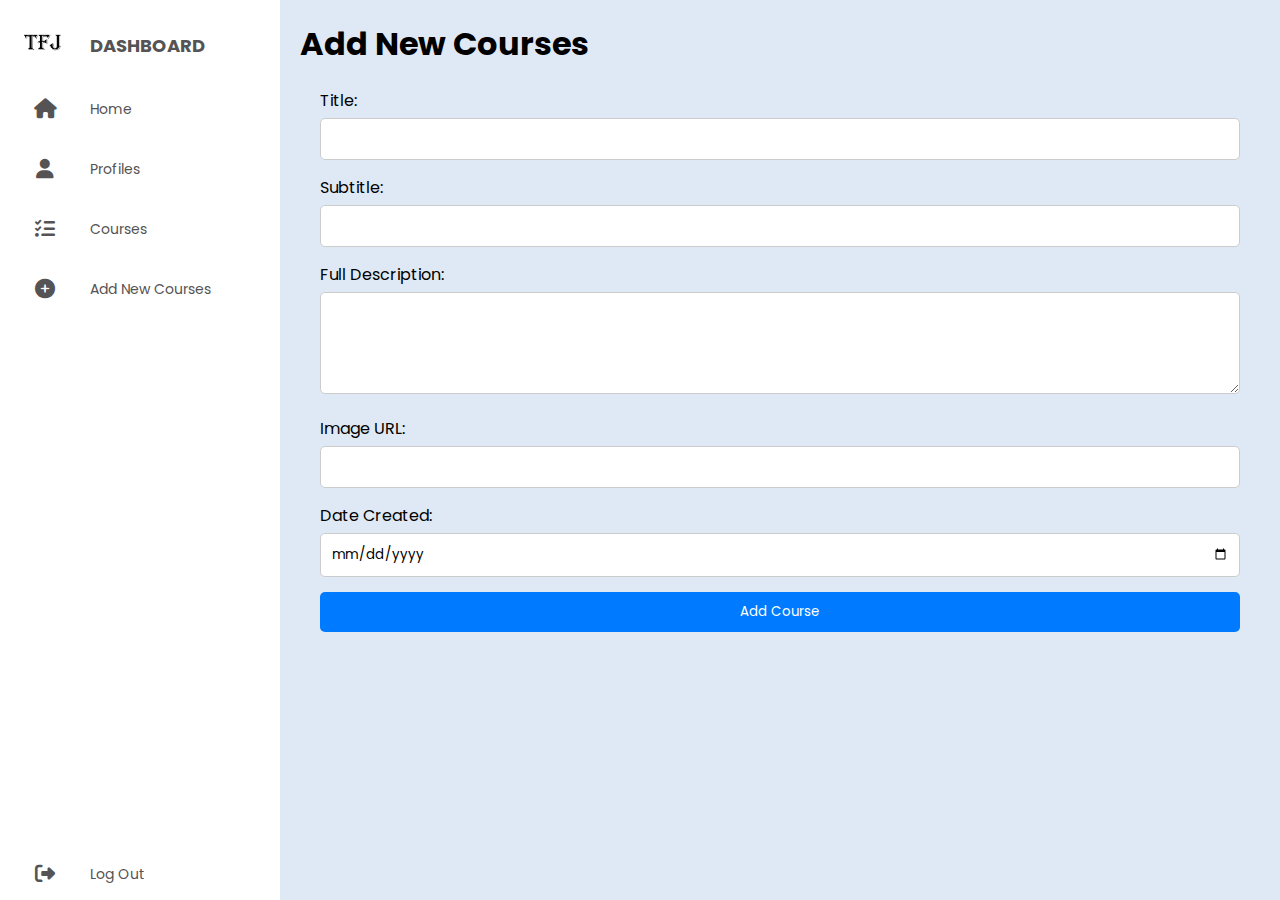
<file: src/pages/AddNewCourses.html>
<!DOCTYPE html>
<html lang="en">

<head>
    <meta charset="UTF-8">
    <meta name="viewport" content="width=device-width, initial-scale=1.0">
    <link rel="icon" type="image/svg+xml"
    href="[data-uri]  " />
    <title>Admin Dashboard | Code with Faid</title>
    <!-- Font Awesome -->
    <link rel="stylesheet" href="https://cdnjs.cloudflare.com/ajax/libs/font-awesome/6.4.0/css/all.min.css">
    <link rel="stylesheet" href="../css/addNew.css">
</head>
<body>
    <div class="container">
        <nav>
            <ul>
                <li><a href="./AdminDashboard.html" class="logo">
                        <img src="../../assets/images/mylogo.png" alt="">
                        <span class="nav-item">Dashboard</span>
                    </a></li>
                <li><a href="./AdminDashboard.html">
                        <i class="fas fa-home"></i>
                        <span class="nav-item">Home</span>
                    </a></li>
                <li><a href="">
                        <i class="fas fa-user"></i>
                        <span class="nav-item">Profiles</span>
                    </a></li>
                <li><a href="./StudentDashboard.html">
                        <i class="fas fa-tasks"></i>
                        <span class="nav-item">Courses</span>
                    </a></li>
                <li><a href="">
                        <i class="fas fa-plus-circle"></i>
                        <span class="nav-item">Add New Courses</span>
                    </a></li>
                <li><a href="../../index.html" class="logout">
                        <i class="fas fa-sign-out-alt"></i>
                        <span class="nav-item">Log Out</span>
                    </a></li>
            </ul>
        </nav>
        <div class="form-content">
            <h1>Add New Courses</h1>
            <form class="course-form" action="../controllers//createCourse-controller.php" method="post">
                <label for="title">Title:</label>
                <input type="text" id="title" name="course-title" required>
                
                <label for="subtitle">Subtitle:</label>
                <input type="text" id="subtitle" name="course-lessons">
                
                <label for="description">Full Description:</label>
                <textarea id="description" name="course-description" rows="4" required></textarea>
                
                <label for="image">Image URL:</label>
                <input type="url" id="image" name="couse-image" required>
                
                <label for="dateCreated">Date Created:</label>
                <input type="date" id="dateCreated" name="course-date" required>
                
                <button type="submit" name="create-course-btn">Add Course</button>
            </form> 
        </div>
    </div>
    
</body>
</html>
</file>
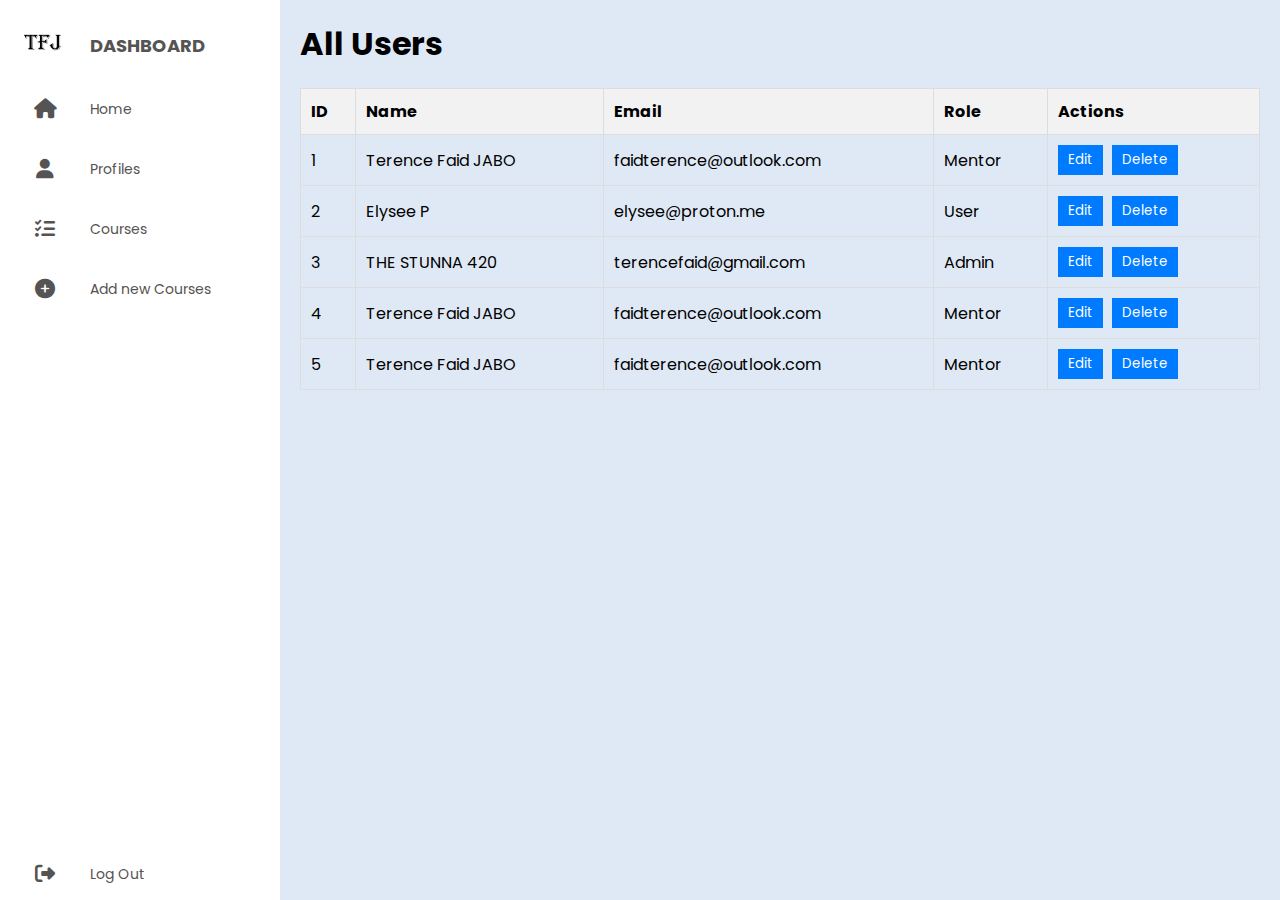
<file: src/pages/AdminDashboard.html>
<!DOCTYPE html>
<html lang="en">

<head>
    <meta charset="UTF-8">
    <meta name="viewport" content="width=device-width, initial-scale=1.0">
    <link rel="icon" type="image/svg+xml"
    href="[data-uri]  " />
    <title>Admin Dashboard | Code with Faid</title>
    <!-- Font Awesome -->
    <link rel="stylesheet" href="https://cdnjs.cloudflare.com/ajax/libs/font-awesome/6.4.0/css/all.min.css">
    <link rel="stylesheet" href="../css/dash.css">
</head>
<body>
    <div class="container">
        <nav>
            <ul>
                <li><a href="" class="logo">
                        <img src="../../assets/images/mylogo.png" alt="">
                        <span class="nav-item">Dashboard</span>
                    </a></li>
                <li><a href="./AdminDashboard.html">
                        <i class="fas fa-home"></i>
                        <span class="nav-item">Home</span>
                    </a></li>
                <li><a href="">
                        <i class="fas fa-user"></i>
                        <span class="nav-item">Profiles</span>
                    </a></li>
                <li><a href="">
                        <i class="fas fa-tasks"></i>
                        <span class="nav-item">Courses</span>
                    </a></li>
                <li><a href="./AddNewCourses.html">
                        <i class="fas fa-plus-circle"></i>
                        <span class="nav-item">Add new Courses</span>
                    </a></li>
                <li><a href="../../index.html" class="logout">
                        <i class="fas fa-sign-out-alt"></i>
                        <span class="nav-item">Log Out</span>
                    </a></li>
            </ul>
        </nav>
        <div class="table-container">
            <h1>All Users</h1>
            <table>
                <thead>
                    <tr>
                        <th>ID</th>
                        <th>Name</th>
                        <th>Email</th>
                        <th>Role</th>
                        <th>Actions</th>
                    </tr>
                </thead>
                <tbody>
                    <tr>
                        <td>1</td>
                        <td>Terence Faid JABO</td>
                        <td>faidterence@outlook.com</td>
                        <td>Mentor</td>
                        <td>
                            <button>Edit</button>
                            <button>Delete</button>
                        </td>
                    </tr>
                    <tr>
                        <td>2</td>
                        <td>Elysee P</td>
                        <td>elysee@proton.me</td>
                        <td>User</td>
                        <td>
                            <button>Edit</button>
                            <button>Delete</button>
                        </td>
                    </tr>
                    <tr>
                        <td>3</td>
                        <td>THE STUNNA 420</td>
                        <td>terencefaid@gmail.com</td>
                        <td>Admin</td>
                        <td>
                            <button>Edit</button>
                            <button>Delete</button>
                        </td>
                    </tr>
                    <tr>
                        <td>4</td>
                        <td>Terence Faid JABO</td>
                        <td>faidterence@outlook.com</td>
                        <td>Mentor</td>
                        <td>
                            <button>Edit</button>
                            <button>Delete</button>
                        </td>
                    </tr>    
                    <tr>
                        <td>5       </td>
                        <td>Terence Faid JABO</td>
                        <td>faidterence@outlook.com</td>
                        <td>Mentor</td>
                        <td>
                            <button>Edit</button>
                            <button>Delete</button>
                        </td>
                    </tr>               
                </tbody>
            </table>
        </div>
    </div>
    
</body>
</html>
</file>
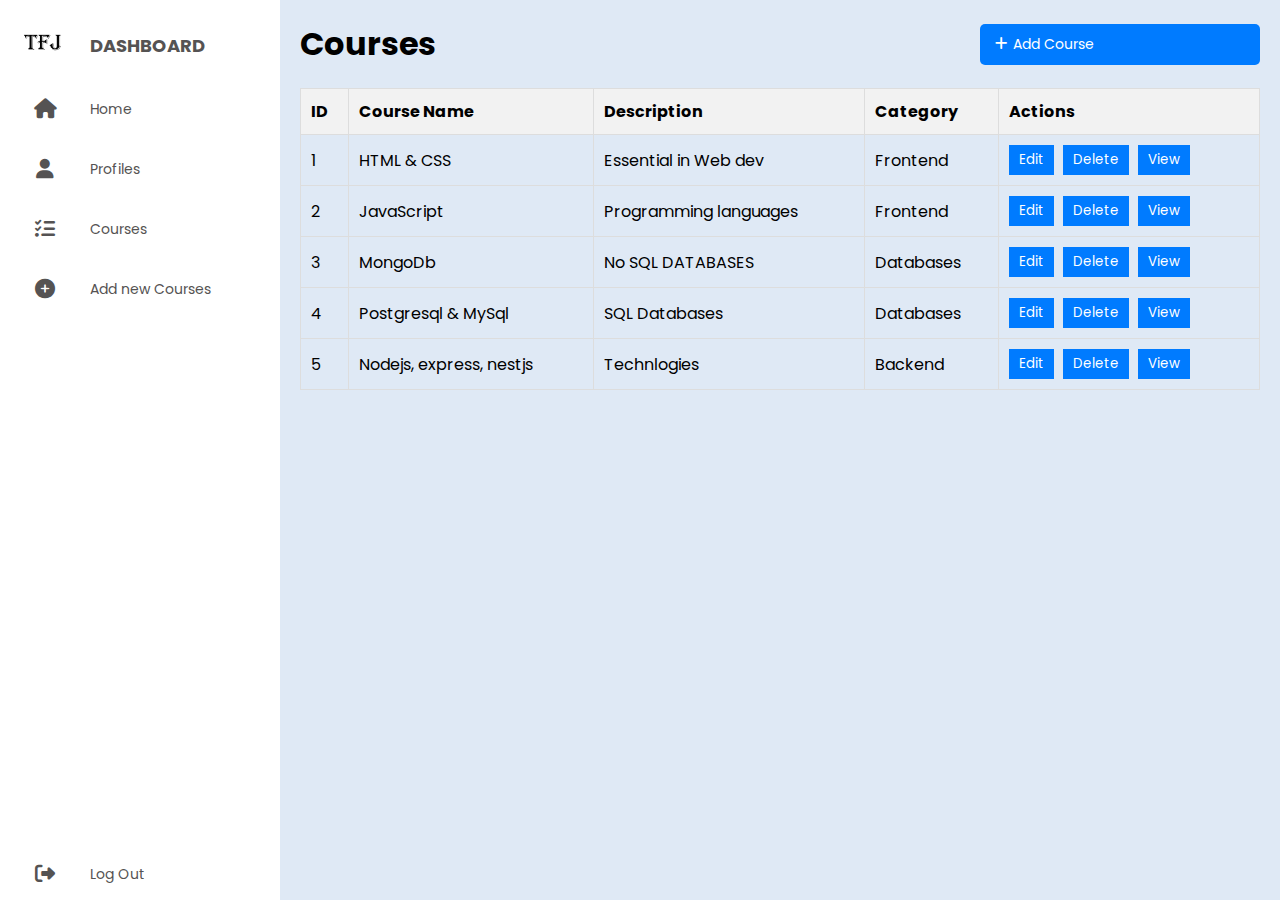
<file: src/pages/Courses.html>
<!DOCTYPE html>
<html lang="en">

<head>
    <meta charset="UTF-8">
    <meta name="viewport" content="width=device-width, initial-scale=1.0">
    <link rel="icon" type="image/svg+xml"
        href="[data-uri]  " />
    <title>Admin Dashboard | Code with Faid</title>
    <!-- Font Awesome -->
    <link rel="stylesheet" href="https://cdnjs.cloudflare.com/ajax/libs/font-awesome/6.4.0/css/all.min.css">
    <link rel="stylesheet" href="../css/dash.css">
</head>

<body>
    <div class="container">
        <nav>
            <ul>
                <li><a href="" class="logo">
                        <img src="../../assets/images/mylogo.png" alt="">
                        <span class="nav-item">Dashboard</span>
                    </a></li>
                <li><a href="./AdminDashboard.html">
                        <i class="fas fa-home"></i>
                        <span class="nav-item">Home</span>
                    </a></li>
                <li><a href="">
                        <i class="fas fa-user"></i>
                        <span class="nav-item">Profiles</span>
                    </a></li>
                <li><a href="">
                        <i class="fas fa-tasks"></i>
                        <span class="nav-item">Courses</span>
                    </a></li>
                <li><a href="./AddNewCourses.html">
                        <i class="fas fa-plus-circle"></i>
                        <span class="nav-item">Add new Courses</span>
                    </a></li>
                <li><a href="../../index.html" class="logout">
                        <i class="fas fa-sign-out-alt"></i>
                        <span class="nav-item">Log Out</span>
                    </a></li>
            </ul>
        </nav>
        <div class="table-container">
            <div class="table-header">
                <h1>Courses</h1>
                <a href="./AddNewUser.html" class="create-button">
                    <i class="fas fa-plus"></i> Add Course
                </a>
            </div>
            <table>
                <thead>
                    <tr>
                        <th>ID</th>
                        <th>Course Name</th>
                        <th>Description</th>
                        <th>Category</th>
                        <th>Actions</th>
                    </tr>
                </thead>
                <tbody>
                    <tr>
                        <td>1</td>
                        <td>HTML & CSS</td>
                        <td>Essential in Web dev</td>
                        <td>Frontend</td>
                        <td>
                            <button>Edit</button>
                            <button>Delete</button>
                            <button>View</button>
                        </td>
                    </tr>
                    <tr>
                        <td>2</td>
                        <td>JavaScript</td>
                        <td>Programming languages</td>
                        <td>Frontend</td>
                        <td>
                            <button>Edit</button>
                            <button>Delete</button>
                            <button>View</button>
                        </td>
                    </tr>
                    <tr>
                        <td>3</td>
                        <td>MongoDb</td>
                        <td>No SQL DATABASES</td>
                        <td>Databases</td>
                        <td>
                            <button>Edit</button>
                            <button>Delete</button>
                            <button>View</button>
                        </td>
                    </tr>
                    <tr>
                        <td>4</td>
                        <td>Postgresql & MySql</td>
                        <td>SQL Databases</td>
                        <td>Databases</td>
                        <td>
                            <button>Edit</button>
                            <button>Delete</button>
                            <button>View</button>
                        </td>
                    </tr>
                    <tr>
                        <td>5 </td>
                        <td>Nodejs, express, nestjs</td>
                        <td>Technlogies</td>
                        <td>Backend</td>
                        <td>
                            <button>Edit</button>
                            <button>Delete</button>
                            <button>View</button>
                        </td>
                    </tr>
                </tbody>
            </table>
        </div>
    </div>

</body>

</html>
</file>
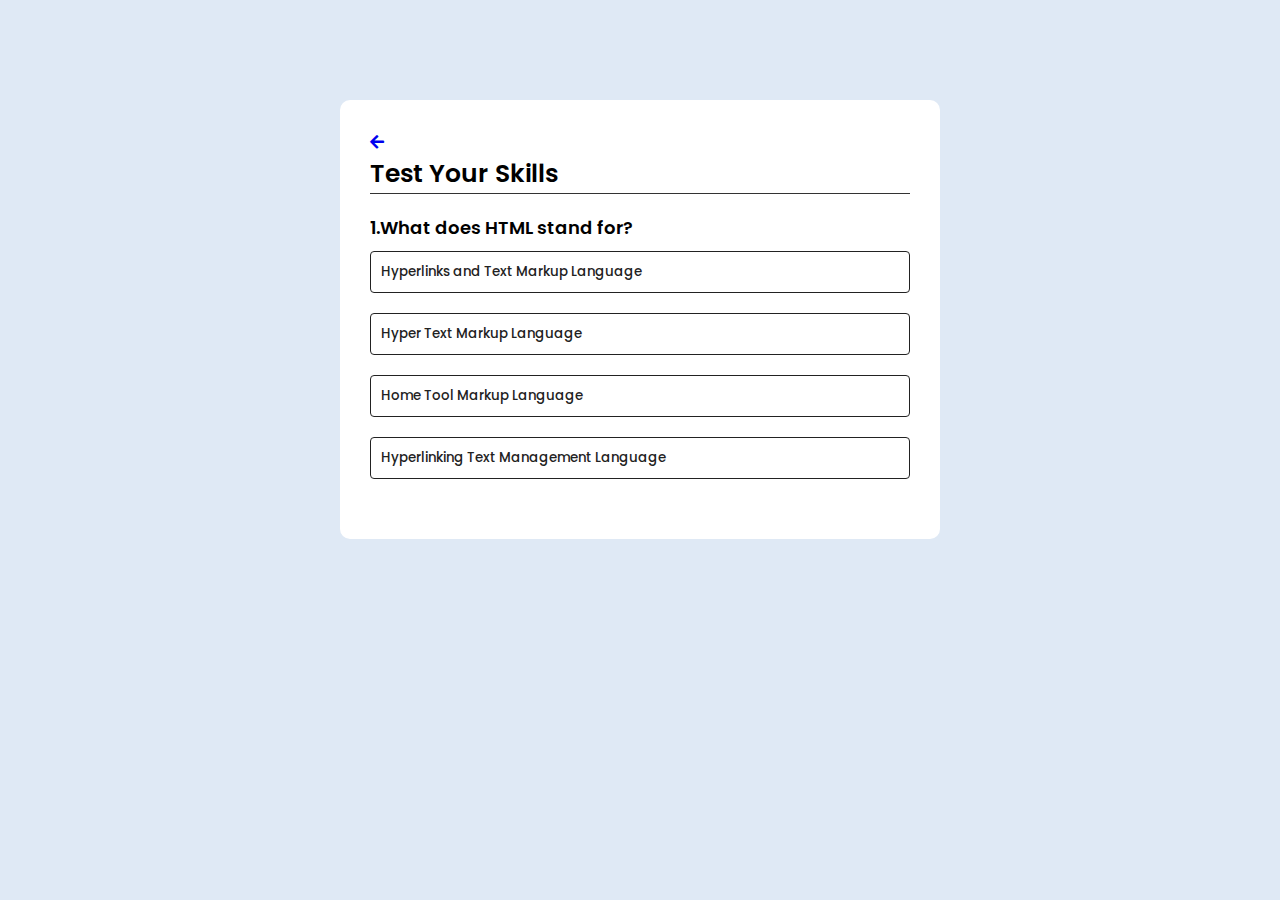
<file: src/pages/Quiz.html>
<!DOCTYPE html>
<html lang="en">

<head>
    <meta charset="UTF-8">
    <meta name="viewport" content="width=device-width, initial-scale=1.0">
    <link rel="stylesheet" href="../css/quiz.css">
    <link rel="stylesheet" href="https://cdnjs.cloudflare.com/ajax/libs/font-awesome/5.15.3/css/all.min.css">
    <title>CODE WITH FAID || QUIZ</title>
</head>

<body>

    <div class="app">
        <a href="./StudentDashboard.html" class="back-to-home">
            <i class="fas fa-arrow-left"></i>
        </a>
        <h1>Test Your Skills </h1>
        <div class="quiz">
            <h2 id="question"></h2>
            <div id="answer-buttons">
                <button class="btn"></button>
                <button class="btn"></button>
                <button class="btn"></button>
                <button class="btn"></button>
            </div>
            <button id="next-btn">Next</button>
        </div>
    </div>
    <script src="../js/quizScript.js"></script>
</body>

</html>
</file>
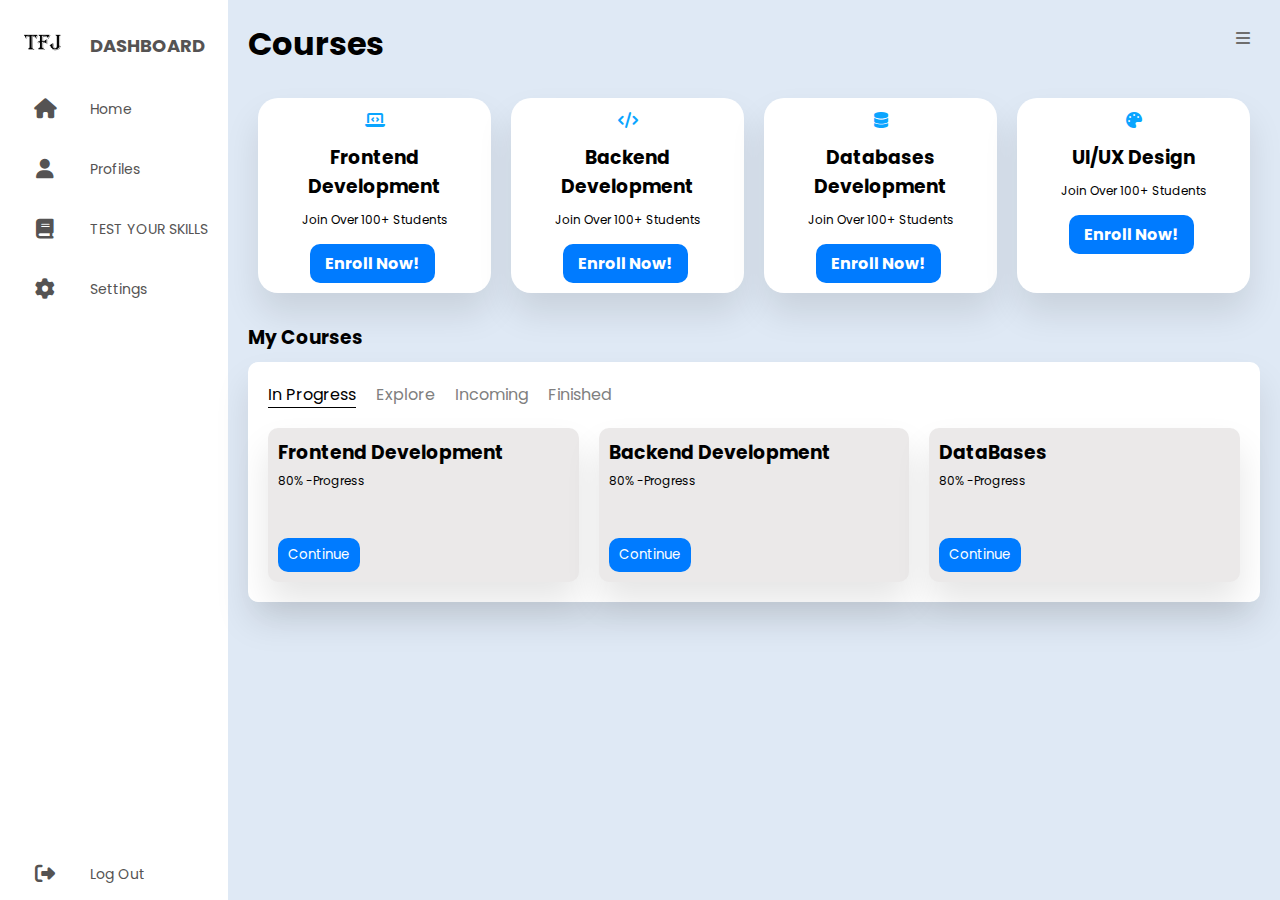
<file: src/pages/StudentDashboard.html>
<!DOCTYPE html>
<html lang="en">

<head>
    <meta charset="UTF-8">
    <meta name="viewport" content="width=device-width, initial-scale=1.0">
    <link rel="icon" type="image/svg+xml"
    href="[data-uri]  " />
    <title>Student Dashboard | Code with Faid</title>
    <!-- Font Awesome -->
    <link rel="stylesheet" href="https://cdnjs.cloudflare.com/ajax/libs/font-awesome/6.4.0/css/all.min.css">
    <link rel="stylesheet" href="../css/dash.css">
</head>

<body>
    <div class="container">
        <nav>
            <ul>
                <li><a href="" class="logo">
                        <img src="../../assets/images/mylogo.png" alt="">
                        <span class="nav-item">Dashboard</span>
                    </a></li>
                <li><a href="">
                        <i class="fas fa-home"></i>
                        <span class="nav-item">Home</span>
                    </a></li>
                <li><a href="">
                        <i class="fas fa-user"></i>
                        <span class="nav-item">Profiles</span>
                    </a></li>
                <li><a href="./Quiz.html">
                        <i class="fas fa-book"></i>
                        <span class="nav-item">TEST YOUR SKILLS</span>
                    </a></li>
                <li><a href="">
                        <i class="fas fa-cog"></i>
                        <span class="nav-item">Settings</span>
                    </a></li>
                <li><a href="../../index.html" class="logout">
                        <i class="fas fa-sign-out-alt"></i>
                        <span class="nav-item">Log Out</span>
                    </a></li>
            </ul>
        </nav>
        <section class="main">
            <div class="main-top">
                <h1>Courses</h1>
                <div class="menu-btn">
                    <i class="fas fa-bars"></i>
                </div>
               
            </div>
            <div class="main-courses">
                <div class="card">
                    <i class="fas fa-laptop-code"></i>
                    <h3>Frontend Development</h3>
                    <p>Join Over 100+ Students</p>
                    <button>Enroll Now!</button>
                </div>
                <div class="card">
                    <i class="fas fa-code"></i>
                    <h3>Backend Development</h3>
                    <p>Join Over 100+ Students</p>
                    <button>Enroll Now!</button>
                </div>
                <div class="card">
                    <i class="fas fa-database"></i>
                    <h3>Databases Development</h3>
                    <p>Join Over 100+ Students</p>
                    <button>Enroll Now!</button>
                </div>
                <div class="card">
                    <i class="fas fa-palette"></i>
                    <h3>UI/UX Design</h3>
                    <p>Join Over 100+ Students</p>
                    <button>Enroll Now!</button>
                </div>
            </div>
            <div class="enrolled-courses">
                <h3>My Courses</h3>
                <div class="course-box">
                    <ul>
                        <li class="active">In Progress</li>
                        <li>Explore</li>
                        <li>Incoming</li>
                        <li>Finished</li>
                    </ul>
                    <div class="course">
                        <div class="box">
                            <h3>Frontend development</h3>
                            <p>80% -progress</p>
                            <button>Continue</button>
                        </div>
                        <div class="box">
                            <h3>Backend development</h3>
                            <p>80% -progress</p>
                            <button>Continue</button>
                        </div>
                        <div class="box">
                            <h3>DataBases </h3>
                            <p>80% -progress</p>
                            <button>Continue</button>
                        </div>
                    </div>
                </div>
            </div>
        </section>
    </div>
    <script src="https://code.jquery.com/jquery-3.6.0.min.js"></script>
    <script>
         $(document).ready(function () {
            // Click event listener for the menu button
            $(".menu-btn").on("click", function () {
                $("nav").toggleClass("show");
                $(".menu-btn i").toggleClass("fa-bars fa-times");
            });
        });
    </script>
</body>

</html>
</file>
<file: src/css/addNew.css>
@import url('https://fonts.googleapis.com/css2?family=Poppins:wght@100;200;300;400;500;600;700&display=swap');
*{
    margin: 0;
    padding: 0;
    outline: none;
    border: none;
    text-decoration: none;
    box-sizing: border-box;
    font-family: "Poppins", sans-serif;
}
body{
    background: #dfe9f5;
}
.container{
    display: flex;
}
nav{
    position: relative;
    top: 0;
    bottom: 0;
    height: 100vh;
    left: 0;
    background: #fff;
    width: 280px;
    overflow: hidden;
    box-shadow: 0 20px35px rgba(0, 0, 0, 0.1);
}
.logo{
    text-align: center;
    display: flex;
    margin: 10px 0 0 10px;
}
.logo img{
    width: 45px;
    height: 45px;
    border-radius: 50%;
}
.logo span{
    font-weight: bold;
    padding-left: 15px;
    text-transform: uppercase;
    font-size: 18px;
}
a{
    position: relative;
    color: rgb(85, 83, 83);
    font-size: 14px;
    display: table;
    width: 280px;
    padding: 10px;

}
nav .fas{
    position: relative;
    width: 70px;
    height: 40px;
    top: 14px;
    font-size: 20px;
    text-align: center;
}
.nav-item{
    position: relative;
    top: 12px;
    margin-left: 10px;
}
a:hover{
    background: #eee;
}
.logout{
    position: absolute;
    bottom: 0;
}
.form-content{
    flex-grow: 1;
    padding: 20px;
}
.course-form {
    flex-grow: 1;
    padding: 20px;
}

.course-form label {
    display: block;
    margin-bottom: 5px;
}

.course-form input[type="text"],
.course-form input[type="url"],
.course-form input[type="date"],
.course-form textarea {
    width: 100%;
    padding: 10px;
    margin-bottom: 15px;
    border: 1px solid #ccc;
    border-radius: 5px;
}

.course-form textarea {
    resize: vertical;
}

.course-form button {
    display: block;
    width: 100%;
    padding: 10px;
    background-color: #007BFF;
    color: #fff;
    border: none;
    border-radius: 5px;
    cursor: pointer;
    transition: background-color 0.3s;
}
</file>
<file: src/css/dash.css>
@import url('https://fonts.googleapis.com/css2?family=Poppins:wght@100;200;300;400;500;600;700&display=swap');
*{
    margin: 0;
    padding: 0;
    outline: none;
    border: none;
    text-decoration: none;
    box-sizing: border-box;
    font-family: "Poppins", sans-serif;
}
body{
    background: #dfe9f5;
}
.container{
    display: flex;
}
nav{
    position: relative;
    top: 0;
    bottom: 0;
    height: 100vh;
    left: 0;
    background: #fff;
    width: 280px;
    overflow: hidden;
    box-shadow: 0 20px35px rgba(0, 0, 0, 0.1);
}
.logo{
    text-align: center;
    display: flex;
    margin: 10px 0 0 10px;
}
.logo img{
    width: 45px;
    height: 45px;
    border-radius: 50%;
}
.logo span{
    font-weight: bold;
    padding-left: 15px;
    text-transform: uppercase;
    font-size: 18px;
}
a{
    position: relative;
    color: rgb(85, 83, 83);
    font-size: 14px;
    display: table;
    width: 280px;
    padding: 10px;

}
nav .fas{
    position: relative;
    width: 70px;
    height: 40px;
    top: 14px;
    font-size: 20px;
    text-align: center;
}
.nav-item{
    position: relative;
    top: 12px;
    margin-left: 10px;
}
a:hover{
    background: #eee;
}
.logout{
    position: absolute;
    bottom: 0;
}
/* Main Section*/

.main{
    position: relative;
    padding: 20px;
    width: 100%;
}
.main-top{
    display: flex;
    width: 100%;
}
.main-top i{
    position: absolute;
    right: 0;
    margin: 10px 30px;
    color: rgb(110, 109, 109);
    cursor: pointer;
}
.main-courses{
    display: flex;
    margin-top: 20px;
}
.main-courses .card{
    width: 25%;
    margin: 10px;
    background: #fff;
    text-align: center;
    padding: 10px;
    border-radius: 20px;
    box-shadow: 0 20px 35px rgba(0, 0, 0, 0.1)  ;
}
.main-courses .card h3{
    text-transform: capitalize;
    margin: 10px;
}
.main-courses .card p{
    font-size: 12px;
}
.main-courses .card i{
    color: #0aa5ff;
}
.main-courses .card button{
    padding: 7px 15px;
    font-size: 16px;
    font-weight: bold;
    color: #fff;
    background-color: #007bff;
    border: none;
    border-radius: 10px;
    cursor: pointer;
    margin-top: 15px;
}
.enrolled-courses{
    margin-top: 20px;
    text-transform: capitalize;
}
.course-box{
    width: 100%;
    padding: 10px;
    margin-top: 10px;
    background: #fff;
    border-radius: 10px;
    box-shadow: 0 20px 35px rgba(0, 0, 0, 0.1);
}
.course-box ul{
    list-style: none;
    display: flex;
}
.course-box ul li{
    margin: 10px;
    color:gray;
    cursor: pointer;
}
.course-box ul .active{
    color: #000;
    border-bottom: 1px solid #000;
}
.course-box .course{
    display: flex;
}
.box{
    width: 33%;
    padding: 10PX;
    margin: 10px;
    border-radius: 10px;
    background: rgb(235, 233, 233);
    box-shadow: 0 20px 35px rgba(0, 0, 0, 0.1);
}
.box p{
    font-size: 12px;
    margin-top: 5px;
}
.box button{
    background-color: #007bff;
    color: #fff;
    padding: 7px 10px;
    border-radius: 10px;
    margin-top: 3rem;
    cursor: pointer;
}

.table-container {
    flex-grow: 1;
    padding: 20px;
}

table {
    width: 100%;
    border-collapse: collapse;
    margin-top: 20px;
}

table, th, td {
    border: 1px solid #ddd;
}

th, td {
    padding: 10px;
    text-align: left;
}

th {
    background-color: #f2f2f2;
}

button {
    padding: 5px 10px;
    margin-right: 5px;
    border: none;
    background-color: #007bff;
    color: #fff;
    cursor: pointer;
}

.table-header {
    display: flex;
    justify-content: space-between;
    align-items: center;
    margin-bottom: 20px;
}

.create-button {
    display: inline-flex;
    align-items: center;
    padding: 10px 15px;
    background-color: #007bff;
    color: white;
    text-decoration: none;
    border-radius: 5px;
}

.create-button i {
    margin-right: 5px;
}


@media(max-width: 53rem) {
    .main-courses {
        display: flex;
        flex-direction: column;
    }
    .main-courses .card{
        width: 100%;
    }
    .course-box .course{
        display: flex;
        flex-direction: column;
        gap: 12px;
    }
    .box{
        width: 100%;
    }
    nav {
        position: fixed;
        top: 0;
        left: -280px;
        width: 280px;
        height: 100vh;
        background: #fff;
        overflow: hidden;
        box-shadow: 0 20px 35px rgba(0, 0, 0, 0.1);
        transition: left 0.3s ease-in-out;
        z-index: 1000;
    }
    nav.show{
        left: 0;
    }

}
</file>
<file: src/css/quiz.css>
@import url('https://fonts.googleapis.com/css2?family=Poppins:ital,wght@0,100;0,200;0,300;0,400;0,500;0,600;0,700;0,800;1,100&display=swap');

* {
    margin: 0;
    padding: 0;
    font-family: 'Poppins', sans-serif;
    box-sizing: border-box;
}

body {
    background: #dfe9f5;
}
.app {
    background: #fff;
    width: 90%;
    max-width: 600px;
    margin: 100px auto 0;
    border-radius: 10px;
    padding: 30px;
}

.app h1 {
    font-size: 25px;
    font-weight: 600;
    border-bottom: 1px solid #333;
}

.quiz {
    padding: 20px 0;
}

.quiz h2 {
    font-size: 18px;
    font-weight: 600;
}

.btn {
    background: #fff;
    color: #222;
    font-weight: 500;
    width: 100%;
    border: 1px solid #222;
    padding: 10px;
    margin: 10px 0;
    text-align: left;
    border-radius: 4px;
    cursor: pointer;
    transition: all 0.3s;
}

.btn:hover:not([disabled]) {
    background: #222;
    color: #fff;
}

.btn:disabled {
    cursor: no-drop;
}

#next-btn {
     background-color: #007BFF;
    color: #fff;
    font-weight: 500;
    width: 150px;
    border: 0;
    padding: 10px;
    margin: 20px auto 0;
    border-radius: 4px;
    cursor: pointer;
    display: none;
}

.correct {
    background: #9aeabc;
}

.incorrect {
    background: #ff9393;
}
</file>
